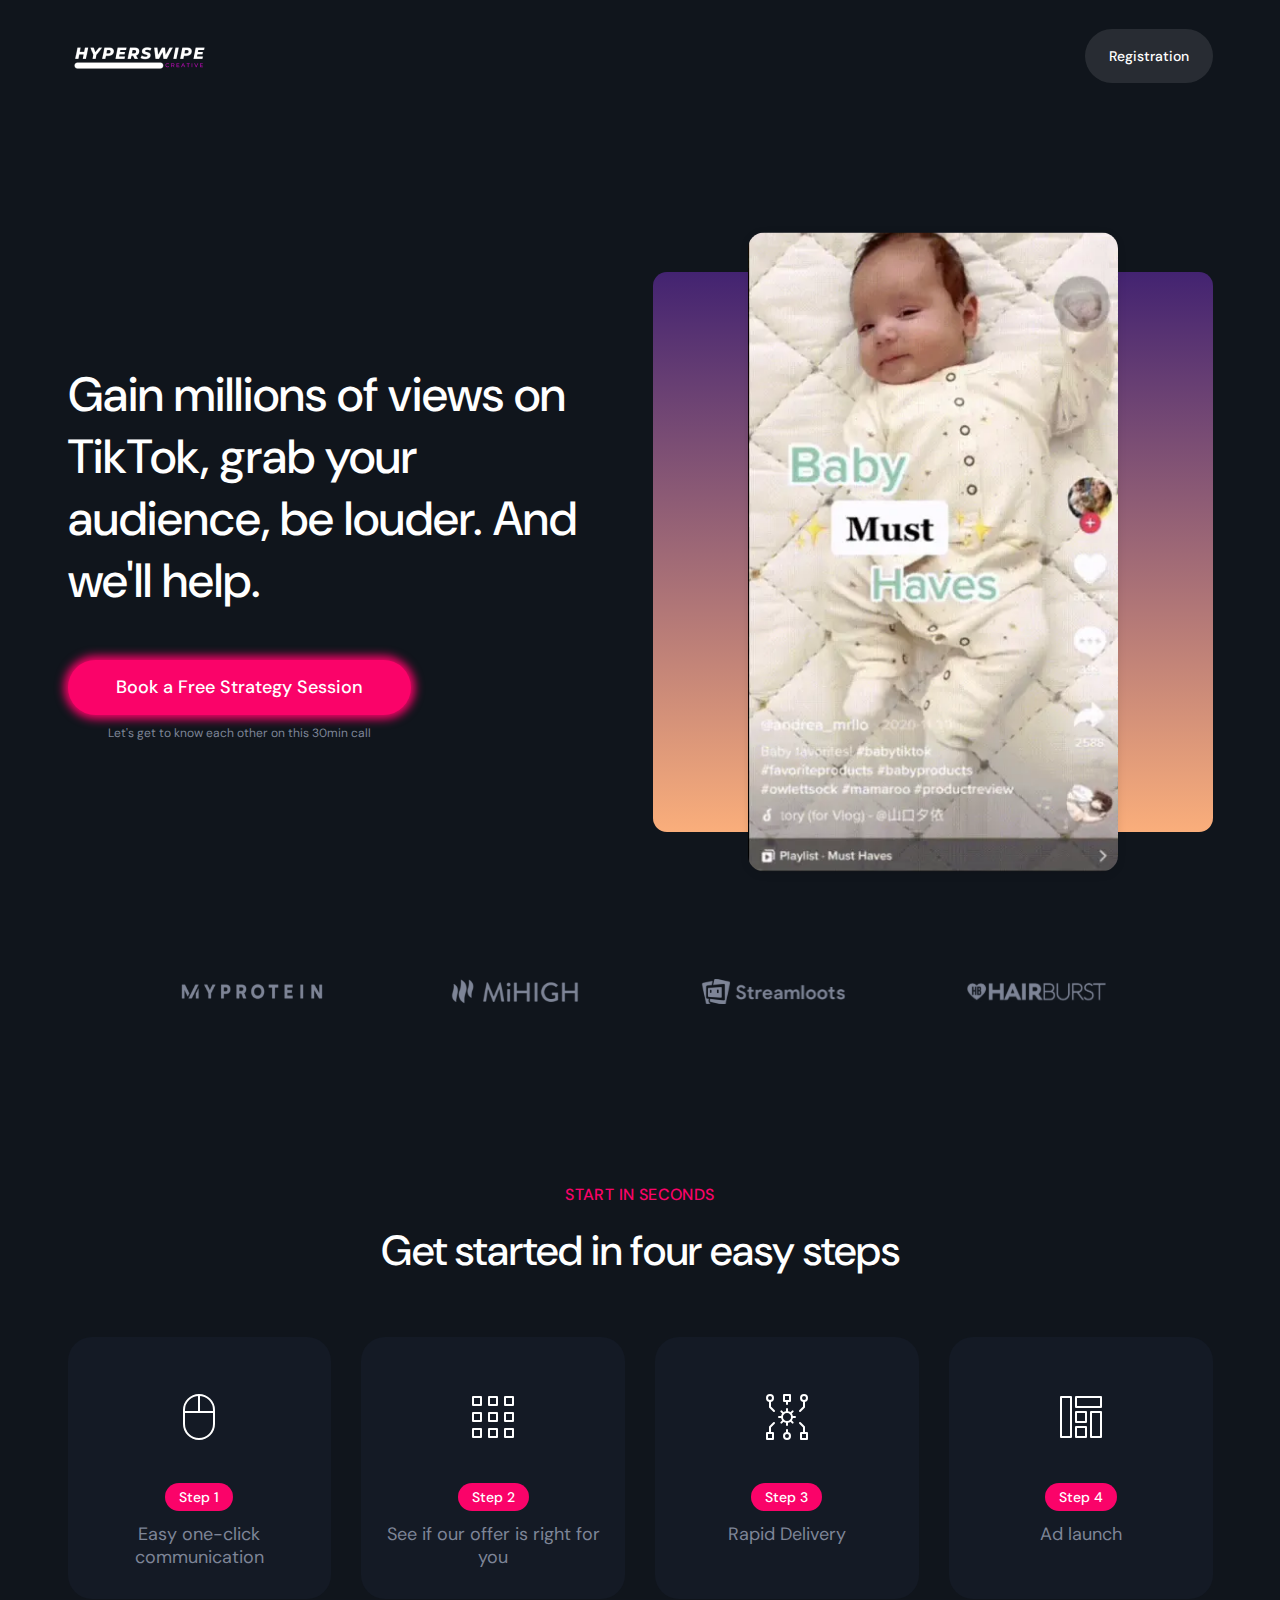
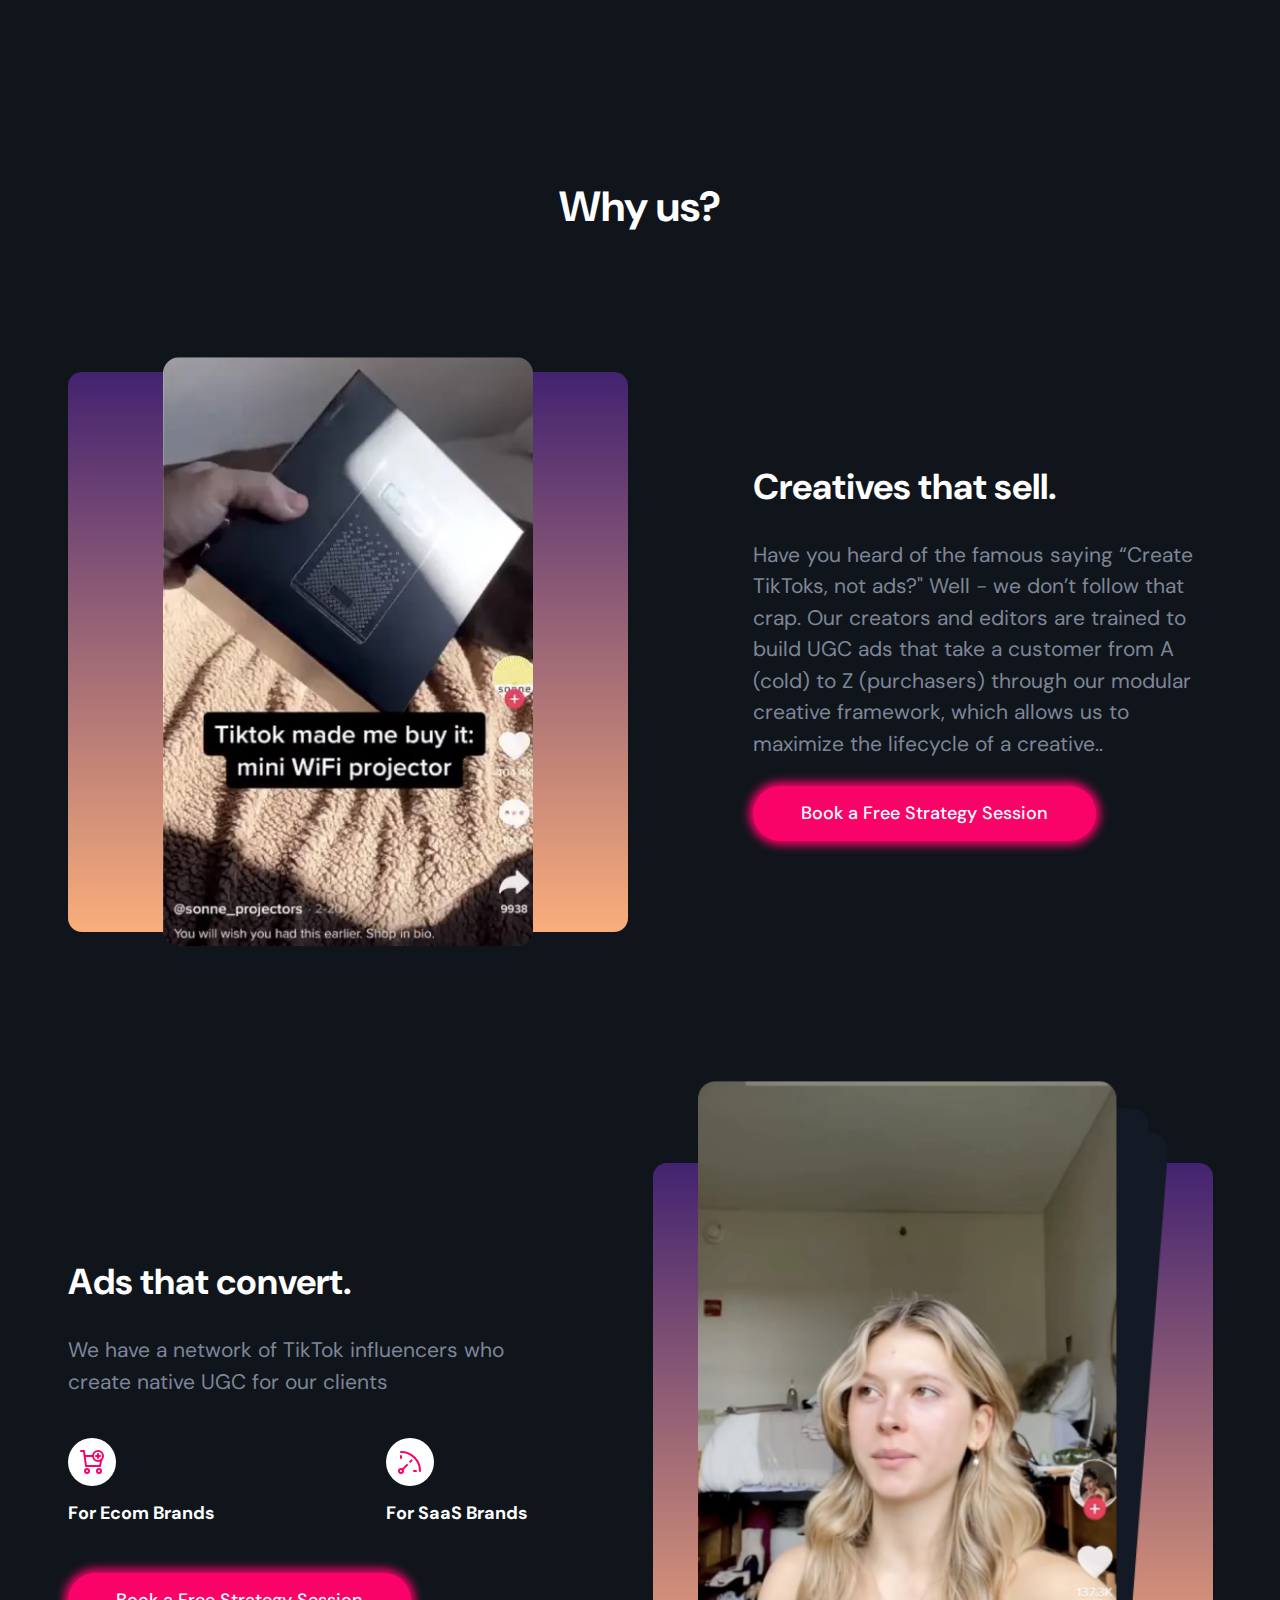
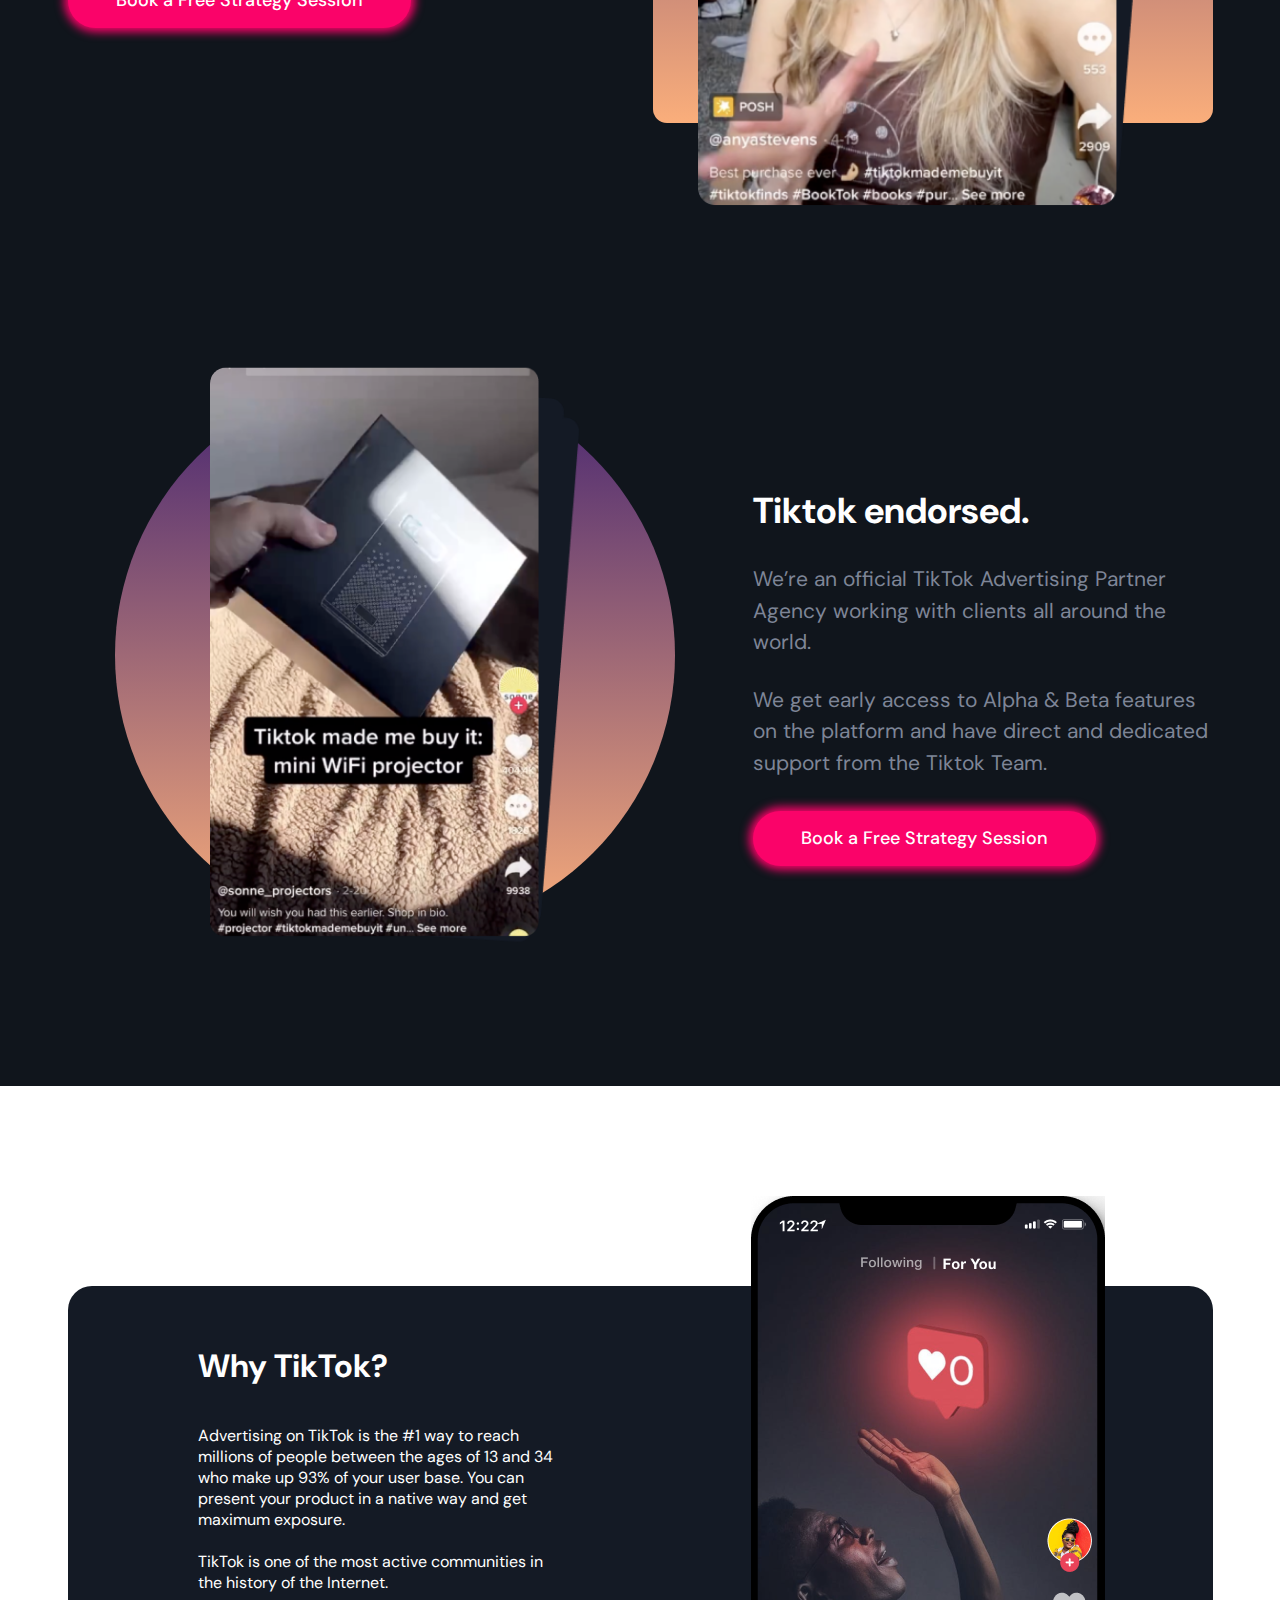
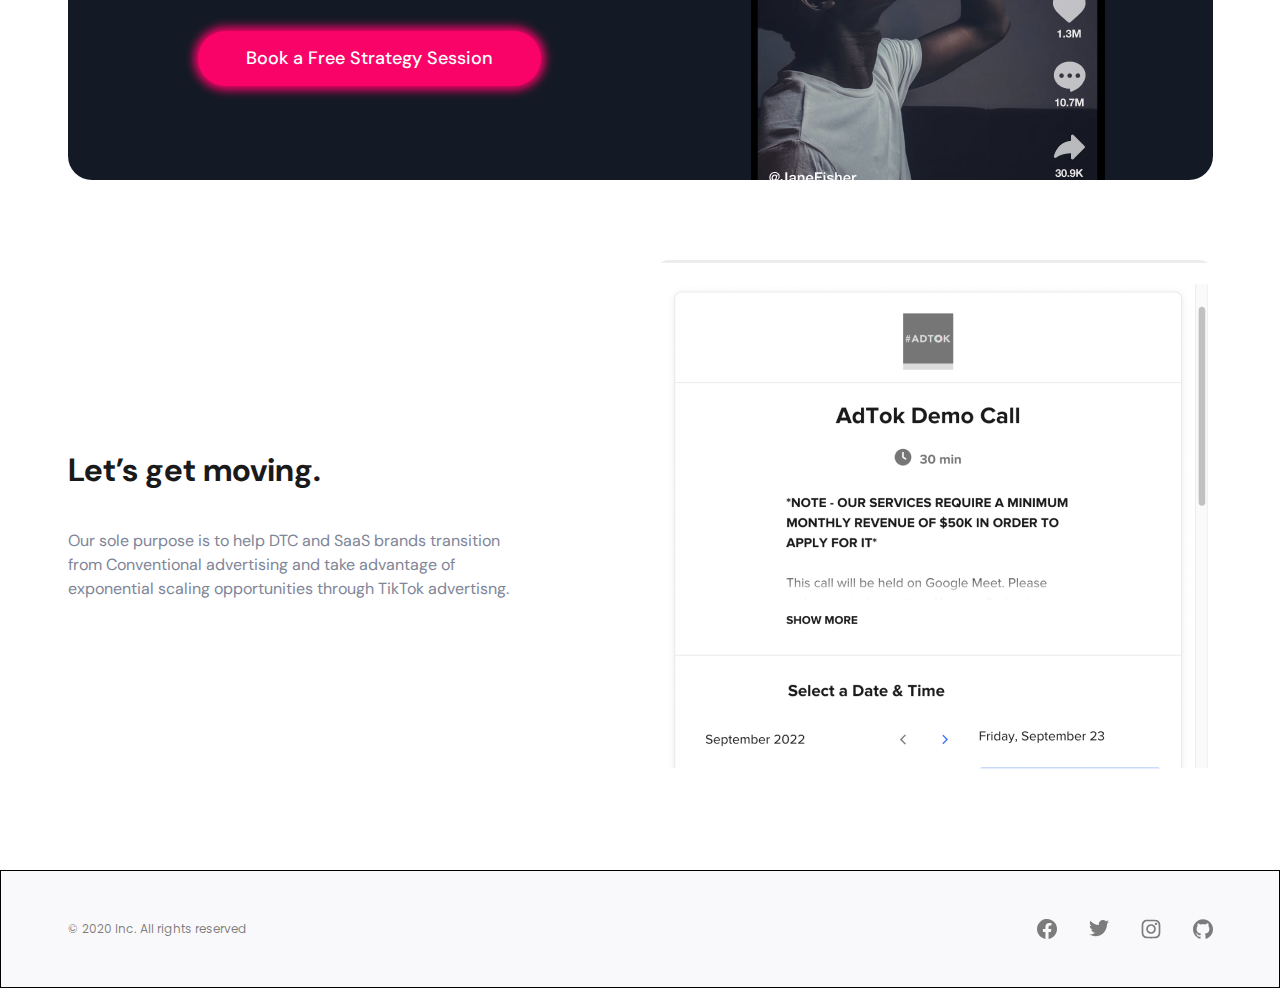
<file: Laba1/index.html>
<!DOCTYPE html>
<html lang="en">

<head>
    <meta charset="UTF-8"/>
    <meta http-equiv="X-UA-Compatible" content="IE=edge"/>
    <meta name="viewport" content="width=device-width, initial-scale=1.0"/>
    <link rel="preconnect" href="https://fonts.googleapis.com"/>
    <link rel="preconnect" href="https://fonts.gstatic.com" crossorigin/>
    <link href="https://fonts.googleapis.com/css2?family=DM+Sans:wght@400;500&family=Poppins&display=swap" rel="stylesheet"/>

    <link rel="stylesheet" href="/Laba1/reseter.css"/>
    <link rel="stylesheet" href="/Laba1/header.css">
    <link rel="stylesheet" href="/Laba1/style.css"/>
    <link rel="stylesheet" href="/Laba1/footer.css">

    <title>Hyperswipe</title>
</head>

<body>
<header class="header_hiperswipe">
    <div class="container-1145">
        <a class="logo_hiperswipe" href="/Laba1">
            <img src="/Laba1/img/hyperswipe_logo.png" alt="logo_hiperswipe">
        </a>

        <a class="button_chat" href="/Laba1/form.html">Registration</a>
    </div>
</header>

<main>
    <div class="container-1145">
        <h1 class="visually-hidden">We Help Businesses Scale Rapidly</h1>

        <section class="first-section">
            <div class="div_first">
                <div class="image-main-text-wrapper">
                    <p class="main_text">
                        Gain millions of views on TikTok, grab your audience, be louder.
                        And we'll help.
                    </p>
                    <div class="gradient-image-wrapper">
                        <img class="img_baby"
                             src="/Laba1/img/comp/baby.webp"
                             alt="Baby TikTok"/>
                    </div>
                </div>

                <div class="main-text-button-wrapper">
                    <p class="main_text desktop">
                        Gain millions of views on TikTok, grab your audience, be louder.
                        And we'll help.
                    </p>

                    <div class="first-section__text-btn-wrapper">
                        <a class="pink-button button_book" href="/Laba1">Book a Free Strategy Session</a>
                        <p class="p_30min">
                            Let's get to know each other on this 30min call
                        </p>
                    </div>
                </div>
            </div>

            <ul class="list_4img">
                <li>
                    <a href="/Laba1">
                        <img src="/Laba1/img/Myprotein.svg" alt="Myprotein"/>
                    </a>
                </li>
                <li>
                    <a href="/Laba1">
                        <img src="/Laba1/img/MiHIGN.svg" alt="MiHIGN"/>
                    </a>
                </li>
                <li>
                    <a href="/Laba1">
                        <img src="/Laba1/img/Streamloots.svg" alt="Streamloots"/>
                    </a>
                </li>
                <li>
                    <a href="/Laba1">
                        <img src="/Laba1/img/HairBurst.svg" alt="HairBurst"/>
                    </a>
                </li>
            </ul>
        </section>

        <section class="get-started-steps">
            <p class="text_start">Start in seconds</p>
            <p class="text_get_started">Get started in four easy steps</p>

            <ul class="steps-list">
                <li class="li_step">
                    <img src="/Laba1/img/mouse.svg" alt="Step1"/>
                    <p class="step_number_text">Step 1</p>
                    <p class="step_description">Easy one-click communication</p>
                </li>
                <li class="li_step">
                    <img src="/Laba1/img/grid.svg" alt="Step2"/>
                    <p class="step_number_text">Step 2</p>
                    <p class="step_description">See if our offer is right for you</p>
                </li>
                <li class="li_step">
                    <img src="/Laba1/img/algorithm.svg" alt="Step3"/>
                    <p class="step_number_text">Step 3</p>
                    <p class="step_description">Rapid Delivery</p>
                </li>
                <li class="li_step">
                    <img src="/Laba1/img/components.svg" alt="Step4"/>
                    <p class="step_number_text">Step 4</p>
                    <p class="step_description">Ad launch</p>
                </li>
            </ul>
        </section>

        <section class="why-us">
            <h2 class="text_why_us">Why us?</h2>

            <div class="div_why_us">
                <div class="gradient-image-wrapper">
                    <img class="img_miniwifi"
                         src="/Laba1/img/comp/mini-wi-fi.webp"
                         alt="TikTok made me buy it"/>
                </div>

                <div class="why-us-text-wrapper">
                    <h2 class="text_creatives why-us__subsection-title">Creatives that sell.</h2>

                    <p class="text_haveyou why-us__subsection-text">
                        Have you heard of the famous saying “Create TikToks, not ads?"
                        Well - we don’t follow that crap. Our creators and editors are
                        trained to build UGC ads that take a customer from A (cold) to Z
                        (purchasers) through our modular creative framework, which allows
                        us to maximize the lifecycle of a creative..
                    </p>

                    <a class="pink-button " href="/Laba1">
                        Book a Free Strategy Session
                    </a>
                </div>
            </div>

            <div class="girl_tiktok">
                <div class="gradient-image-wrapper">
                    <img class="img_girltictok"
                         src="/Laba1/img/girl-tiktok.png"
                         alt="girltictok"/>
                </div>

                <div class="girl-tiktok-bottom">
                    <h2 class="why-us__subsection-title">Ads that convert.</h2>
                    <p class="why-us__subsection-text">
                        We have a network of TikTok influencers who create native UGC for
                        our clients
                    </p>
                    <ul class="ul_for_ecom">
                        <li class="li_for_ecom">
                            <img src="/Laba1/img/For_Ecom_Brands.svg"
                                 alt="For Ecom Brands"/>
                            <p class="text_for_ecom">For Ecom Brands</p>
                        </li>
                        <li class="li_for_ecom">
                            <img src="/Laba1/img/For_SaaS_Brands.svg"
                                 alt="For SaaS Brands"/>
                            <p class="text_for_ecom">For SaaS Brands</p>
                        </li>
                    </ul>
                    <a class="pink-button" href="/Laba1">
                        Book a Free Strategy Session
                    </a>
                </div>
            </div>

            <div class="mini-wifi">
                <div class="gradient-image-wrapper">
                    <img class="img_miniwifi"
                         src="/Laba1/img/mini-wi-fi.png"
                         alt="TikTok made me buy it"/>
                </div>

                <div class="mini-wi-fi__text">
                    <h2 class="why-us__subsection-title">Tiktok endorsed.</h2>
                    <p class="why-us__subsection-text">
                        We’re an official TikTok Advertising Partner Agency working with
                        clients all around the world.
                    </p>

                    <p class="why-us__subsection-text">
                        We get early access to Alpha & Beta
                        features on the platform and have direct and dedicated support
                        from the Tiktok Team.
                    </p>

                    <a class="pink-button tiktok-endorsed__button" href="/Laba1">
                        Book a Free Strategy Session
                    </a>
                </div>
            </div>
        </section>
    </div>

    <section class="section_why_tiktok">
        <div class="container-1145">
            <div class="why-tiktok__dark-inner">
                <div class="why-tiktok__left">
                    <h2 class="text_whytictok">Why TikTok?</h2>
                    <p class="text_Advertising">
                        Advertising on TikTok is the #1 way to reach millions of people
                        between the ages of 13 and 34 who make up 93% of your user base. You
                        can present your product in a native way and get maximum exposure.
                        <br><br>
                        TikTok is one of the most active communities in the history of the
                        Internet.
                    </p>
                    <p class="text_communities">
                    </p>
                    <a class="pink-button why-tiktok-btn" href="/Laba1">
                        Book a Free Strategy Session
                    </a>
                </div>

                <img class="img_iphone"
                     src="/Laba1/img/iPhone_11_Pro.png"
                     alt="iPhone 11"/>
            </div>
        </div>
    </section>

    <section class="section_letsget">
        <div class="container-1145">
            <div class="letsget__title">
                <h2 class="text_letsget">Let’s get moving.</h2>

                <p class="text_our_sole desktop">
                    Our sole purpose is to help DTC and SaaS brands transition from
                    Conventional advertising and take advantage of exponential scaling
                    opportunities through TikTok advertisng.
                </p>
            </div>


            <img class="img_oursole"
                 src="/Laba1/img/our_sole.jpg"
                 alt="AdTok"/>

            <p class="text_our_sole">
                Our sole purpose is to help DTC and SaaS brands transition from
                Conventional advertising and take advantage of exponential scaling
                opportunities through TikTok advertisng.
            </p>
        </div>

    </section>
</main>

<footer class="footer_1">
    <div class="container-1145">
        <p class="text_allrights">© 2020 Inc. <br>All rights reserved</p>
        <ul class="footer-socials">
            <li>
                <a class="footer-social__link"
                   href="https://facebook.com">
                    <img src="/Laba1/img/facebook.svg"
                         alt="Facebook"
                        class="footer-social__icon"/>
                </a>
            </li>
            <li>
                <a class="footer-social__link"
                   href="https://twitter.com">
                    <img src="/Laba1/img/twitter.svg"
                         alt="Twitter"
                         class="footer-social__icon"/>
                </a>
            </li>
            <li>
                <a class="footer-social__link"
                   href="https://instagram.com">
                    <img src="/Laba1/img/inst.svg"
                         alt="Inst"
                         class="footer-social__icon"/>
                </a>
            </li>
            <li>
                <a class="footer-social__link"
                   href="https://github.com">
                    <img src="/Laba1/img/github.svg"
                         alt="Git"
                         class="footer-social__icon"/>
                </a>
            </li>
        </ul>
    </div>
</footer>
</body>
</html>
</file>
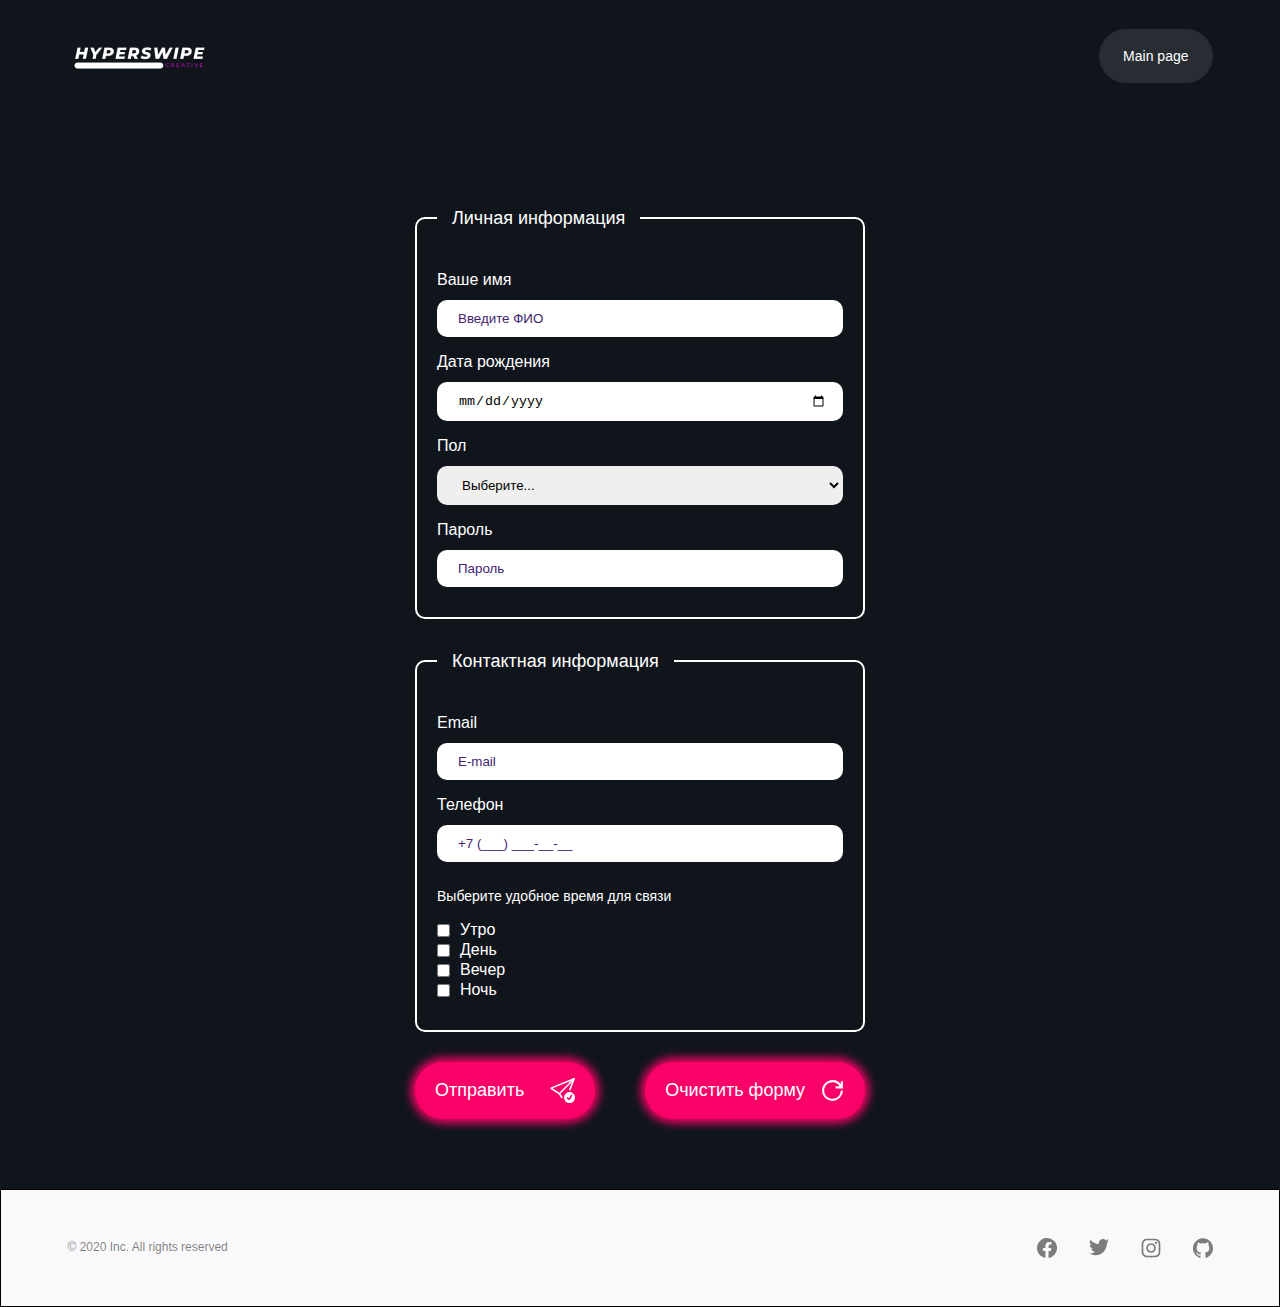
<file: Laba1/form.html>
<!doctype html>
<html lang="ru">
<head>
    <meta charset="UTF-8">
    <meta name="viewport"
          content="width=device-width, user-scalable=no, initial-scale=1.0, maximum-scale=1.0, minimum-scale=1.0">
    <meta http-equiv="X-UA-Compatible" content="ie=edge">

    <link rel="stylesheet" href="/Laba1/header.css">
    <link rel="stylesheet" href="/Laba1/footer.css">

    <link rel="stylesheet" href="/Laba1/form.css">

    <title>Registration</title>
</head>
<body>

<header class="header_hiperswipe">
    <div class="container-1145">
        <a class="logo_hiperswipe" href="/Laba1">
            <img src="/Laba1/img/hyperswipe_logo.png" alt="logo_hiperswipe">
        </a>

        <a class="button_chat" href="/Laba1/">Main page</a>
    </div>
</header>

<main>
    <div class="container-1145">
        <form name="contact" method="POST" data-netlify="true" class="reg-form">
            <fieldset>
                <legend>Личная информация</legend>

                <div class="input-wrapper">
                    <label for="user_name">Ваше имя</label>
                    <input type="text"
                            name="user_name"
                            autocomplete="name"
                            id="user_name"
                            placeholder="Введите ФИО"
                            required>
                </div>

                <div class="input-wrapper">
                    <label for="user_bdate">Дата рождения</label>
                    <input type="date"
                           name="birthday_date"
                           autocomplete="bdate"
                           id="user_bdate">
                </div>

                <div class="input-wrapper">
                    <label for="user_gender">Пол</label>
                    <select id="user_gender">
                        <option value="..." disabled selected>Выберите...</option>
                        <option value="Мужской">Мужской</option>
                        <option value="Женский">Женский</option>
                        <option value="Другой ;)">Трансформер</option>
                    </select>
                </div>

                <div class="input-wrapper">
                    <label for="user_pass">Пароль</label>

                    <input type="password"
                           name="user_password"
                           autocomplete="new-password"
                           id="user_pass"
                           placeholder="Пароль"
                           required>
                </div>
            </fieldset>

            <fieldset>
                <legend>Контактная информация</legend>

                <div class="input-wrapper">
                    <label for="user_email">Email</label>

                    <input type="email"
                           name="user_email"
                           autocomplete="email"
                           id="user_email"
                           placeholder="E-mail"
                           required>
                </div>

                <div class="input-wrapper">
                    <label for="user_phone">Телефон</label>

                    <input type="tel"
                           name="user_phone"
                           autocomplete="phone"
                           id="user_phone"
                           placeholder="+7 (___) ___-__-__"
                           required>
                </div>

                <div class="input-wrapper">
                    <p class="input-wrapper__title">Выберите удобное время для связи</p>

                    <ul class="input-wrapper__list">
                        <li class="input-wrapper__list-item">
                            <input type="checkbox" name="contact-time[]" value="Утро" id="morning">
                            <label for="morning">Утро</label>
                        </li>
                        <li class="input-wrapper__list-item">
                            <input type="checkbox" name="contact-time[]" value="День" id="day">
                            <label for="day">День</label>
                        </li>
                        <li class="input-wrapper__list-item">
                            <input type="checkbox" name="contact-time[]" value="Вечер" id="evening">
                            <label for="evening">Вечер</label>
                        </li>
                        <li class="input-wrapper__list-item">
                            <input type="checkbox" name="contact-time[]" value="Ночь" id="night">
                            <label for="night">Ночь</label>
                        </li>
                    </ul>
                </div>
            </fieldset>

            <div class="form-buttons">
                <button type="submit" class="pink-button">
                    <span>Отправить</span>

                    <svg width="64" height="64" viewBox="0 0 64 64" fill="none" xmlns="http://www.w3.org/2000/svg">
                        <g clip-path="url(#clip0_148_331)">
                            <path d="M63.856 2.74396C64.0015 2.3805 64.0371 1.98234 63.9584 1.59883C63.8798 1.21533 63.6903 0.863346 63.4134 0.58652C63.1366 0.309694 62.7846 0.1202 62.4011 0.0415299C62.0176 -0.03714 61.6195 -0.00152595 61.256 0.143957L3.06801 23.42C2.55557 23.6251 2.10965 23.9676 1.77934 24.4098C1.44902 24.852 1.24711 25.3768 1.19584 25.9264C1.14456 26.476 1.2459 27.0291 1.4887 27.5248C1.73151 28.0205 2.10636 28.4396 2.57201 28.736L22.552 41.448L28.676 51.072C28.9652 51.5086 29.4142 51.8144 29.9265 51.9236C30.4388 52.0328 30.9735 51.9367 31.4156 51.6559C31.8578 51.3751 32.1722 50.932 32.2911 50.4219C32.4101 49.9118 32.3243 49.3754 32.052 48.928L26.548 40.28L56.524 10.304L48.944 29.256C48.8399 29.5009 48.7857 29.7641 48.7846 30.0303C48.7835 30.2964 48.8355 30.5601 48.9376 30.8059C49.0397 31.0516 49.1898 31.2746 49.3792 31.4616C49.5686 31.6486 49.7933 31.7959 50.0404 31.8949C50.2874 31.994 50.5517 32.0427 50.8178 32.0383C51.0839 32.0338 51.3465 31.9763 51.5901 31.8691C51.8337 31.7619 52.0534 31.6072 52.2365 31.414C52.4195 31.2208 52.5621 30.993 52.656 30.744L63.856 2.74396V2.74396ZM53.696 7.47596L23.72 37.452L6.36401 26.408L53.696 7.47596V7.47596Z" fill="black"/>
                            <path d="M64 50C64 53.713 62.525 57.274 59.8995 59.8995C57.274 62.525 53.713 64 50 64C46.287 64 42.726 62.525 40.1005 59.8995C37.475 57.274 36 53.713 36 50C36 46.287 37.475 42.726 40.1005 40.1005C42.726 37.475 46.287 36 50 36C53.713 36 57.274 37.475 59.8995 40.1005C62.525 42.726 64 46.287 64 50V50ZM56.028 43.284C55.8027 43.149 55.5529 43.0596 55.2931 43.0211C55.0332 42.9826 54.7683 42.9957 54.5135 43.0596C54.2587 43.1234 54.0189 43.2369 53.808 43.3935C53.597 43.55 53.419 43.7466 53.284 43.972L48.604 51.772L46.416 49.584C46.0405 49.2085 45.5311 48.9975 45 48.9975C44.4689 48.9975 43.9595 49.2085 43.584 49.584C43.2085 49.9595 42.9975 50.4689 42.9975 51C42.9975 51.5311 43.2085 52.0405 43.584 52.416L46.68 55.508C47.0022 55.8309 47.3939 56.076 47.8251 56.2248C48.2564 56.3735 48.7158 56.422 49.1686 56.3664C49.6214 56.3109 50.0555 56.1528 50.438 55.9043C50.8206 55.6557 51.1413 55.3232 51.376 54.932L56.716 46.028C56.851 45.8027 56.9404 45.5529 56.9789 45.2931C57.0174 45.0332 57.0043 44.7683 56.9404 44.5135C56.8766 44.2587 56.7631 44.0189 56.6065 43.808C56.45 43.597 56.2534 43.419 56.028 43.284V43.284Z" fill="black"/>
                        </g>
                        <defs>
                            <clipPath id="clip0_148_331">
                                <rect width="64" height="64" fill="white"/>
                            </clipPath>
                        </defs>
                    </svg>
                </button>

                <button type="reset" class="pink-button">
                   <span>Очистить форму</span>

                    <svg width="64" height="64" viewBox="0 0 64 64" fill="none" xmlns="http://www.w3.org/2000/svg">
                        <path d="M53.3333 21.3333C49.592 13.44 41.432 8 32 8C28.8483 8 25.7274 8.62078 22.8156 9.82689C19.9038 11.033 17.258 12.8008 15.0294 15.0294C12.8008 17.258 11.033 19.9038 9.82689 22.8156C8.62078 25.7274 8 28.8483 8 32C8 35.1517 8.62078 38.2726 9.82689 41.1844C11.033 44.0962 12.8008 46.742 15.0294 48.9706C17.258 51.1992 19.9038 52.967 22.8156 54.1731C25.7274 55.3792 28.8483 56 32 56C38.3652 56 44.4697 53.4714 48.9706 48.9706C53.4714 44.4697 56 38.3652 56 32M56 8V24H40" stroke="black" stroke-width="5.33333"/>
                    </svg>
                </button>
            </div>
        </form>
    </div>
</main>

<footer class="footer_1">
    <div class="container-1145">
        <p class="text_allrights">© 2020 Inc. <br>All rights reserved</p>
        <ul class="footer-socials">
            <li>
                <a class="footer-social__link"
                   href="https://facebook.com">
                    <img src="/Laba1/img/facebook.svg"
                         alt="Facebook"
                         class="footer-social__icon"/>
                </a>
            </li>
            <li>
                <a class="footer-social__link"
                   href="https://twitter.com">
                    <img src="/Laba1/img/twitter.svg"
                         alt="Twitter"
                         class="footer-social__icon"/>
                </a>
            </li>
            <li>
                <a class="footer-social__link"
                   href="https://instagram.com">
                    <img src="/Laba1/img/inst.svg"
                         alt="Inst"
                         class="footer-social__icon"/>
                </a>
            </li>
            <li>
                <a class="footer-social__link"
                   href="https://github.com">
                    <img src="/Laba1/img/github.svg"
                         alt="Git"
                         class="footer-social__icon"/>
                </a>
            </li>
        </ul>
    </div>
</footer>

</body>
</html>
</file>
<file: Laba1/header.css>
:root {
    font-size: 62.5%;
    /* 10px=1rem */
    font-family: "DM Sans", sans-serif;
    font-weight: 500;
    --color-white: #ffffff;
    --color-main: #10151c;
    --color-button-chat: rgba(255, 255, 255, 0.1);
    --color-img-baby: rgba(0, 0, 0, 0.1);
    --color-gradient-first: #432371;
    --color-gradient-second: #faae7b;
    --color-button-book: #fa0369;
    --color-text-30min: #7e8597;
    --color-text-start: #fa0369;
    --color-section-whytictok: #141a25;
    --color-text-letsget: #1a1a1a;
    --color-footer: #f9f9fb;
    --color-footer-border: #000000;
    --color-text-allrights: rgba(26, 26, 26, 0.56);
}
*,
*::before,
*::after {
    margin: 0;
    padding: 0;
    box-sizing: border-box;
}
body {
    background: var(--color-main);
}

main {
    margin-top: 94px;
}

img {
    display: block;
}

button
{
    cursor: pointer;
}

.container-1145 {
    width: 100%;
    max-width: 1145px;
    margin: 0 auto;
    padding: 0 24px;
}
@media screen and (min-width: 577px)
{
    .container-1145
    {
        max-width: 540px;
        padding: 0;
    }
}
@media screen and (min-width: 769px)
{
    .container-1145
    {
        max-width: 720px;
    }
}
@media screen and (min-width: 993px)
{
    .container-1145
    {
        max-width: 960px;
    }
}
@media screen and (min-width: 1201px)
{
    .container-1145
    {
        max-width: 1145px;
    }
}

.visually-hidden {
    white-space: nowrap;
    width: 1px;
    height: 1px;
    overflow: hidden;
    border: 0;
    padding: 0;
    clip: rect(0 0 0 0);
    clip-path: inset(50%);
    margin: -1px;
}

.pink-button {
    background: var(--color-button-book);
    border-radius: 100px;

    font-style: normal;

    font-size: 1.4rem;
    line-height: 1.8rem;
    color: var(--color-white);
    text-decoration: none;

    padding: 16px 25px;
    width: 100%;
    max-width: 100%;

    margin: 0 auto;

    display: block;
    text-align: center;

    box-shadow: 0 0 10px 4px var(--color-button-book);
}
@media screen and (min-width: 769px)
{
    .pink-button
    {
        max-width: max-content;
        margin: 0;
    }
}
@media screen and (min-width: 993px)
{
    .pink-button
    {
        font-size: 1.8rem;
        line-height: 2.3rem;

        padding: 16px 48px;
    }
}

/* HEADER START */
.header_hiperswipe {
    padding: 13px 0;
}
@media screen and (min-width: 769px)
{
    .header_hiperswipe
    {
        padding: 29px 0;
    }
}

.header_hiperswipe .container-1145 {
    width: 100%;
    display: flex;
    flex-flow: row nowrap;
    justify-content: space-between;
    align-items: center;
}

.logo_hiperswipe
{
    display: block;
}
.logo_hiperswipe img {
    width: 100%;
}

.button_chat
{
    padding: 18px 24px;
    background-color: var(--color-button-chat);
    border-radius: 100px;
    display: block;

    font-style: normal;

    font-size: 1.4rem;
    line-height: 1.8rem;
    text-align: center;
    color: var(--color-white);
    text-decoration: none;

    transition: .4s;
}

@media screen and (hover: hover)
{
    .button_chat:hover
    {
        background-color: rgba(255, 255, 255, 0.3);
    }
}
.button_chat:focus
{
    background-color: rgba(255, 255, 255, 0.3);
}
.button_chat:active
{
    transform: scale(0.95);
}
/* HEADER END */
</file>
<file: Laba1/style.css>
.gradient-image-wrapper
{
	position: relative;
	border-radius: 14px;

	max-width: 550px;

	min-width: 320px;
	min-height: 320px;
}
@media screen and (min-width: 993px)
{
	.gradient-image-wrapper
	{
		min-height: 430px;
		min-width: 430px;
	}
}
@media screen and (min-width: 1201px)
{
	.gradient-image-wrapper
	{
		min-height: 560px;
		min-width: 560px;
	}
}

.gradient-image-wrapper img
{
	max-width: 220px;

	position: absolute;
	left: 50%;
	top: 50%;
	transform: translate(-50%, -50%);

	display: block;
	width: 100%;

	border-radius: 16px;
}
@media screen and (min-width: 769px)
{
	.gradient-image-wrapper img
	{
		max-width: 250px;
	}
}
@media screen and (min-width: 993px)
{
	.gradient-image-wrapper img
	{
		max-width: 340px;
	}
}
@media screen and (min-width: 1201px)
{
	.gradient-image-wrapper img
	{
		max-width: 370px;
	}
}

@media screen and (min-width: 769px)
{
	.div_first
	{
		display: flex;
		flex-flow: row-reverse nowrap;
		justify-content: space-between;
		align-items: center;
	}
}

@media screen and (min-width: 769px)
{
	.main-text-button-wrapper
	{
		margin-right: 30px;
		max-width: 523px;
	}
}


.main_text {
	font-style: normal;

	font-size: 3.2rem;
	line-height: 4.2rem;
	text-align: center;
	color: var(--color-white);
}
@media screen and (min-width: 993px)
{
	.main_text
	{
		font-size: 3.8rem;
		line-height: 5.2rem;
	}
}
@media screen and (min-width: 1201px)
{
	.main_text
	{
		font-size: 4.8rem;
		line-height: 6.2rem;
	}
}

.main_text.desktop
{
	display: none;

	margin-bottom: 48px;
	text-align: left;
}
@media screen and (min-width: 769px)
{
	.main_text
	{
		display: none;
	}
	.main_text.desktop
	{
		display: block;
	}

}

.first-section
{
	margin-bottom: 80px;
}
@media screen and (min-width: 993px)
{
	.first-section
	{
		margin-bottom: 120px;
	}
}
@media screen and (min-width: 1201px)
{
	.first-section
	{
		margin-bottom: 180px;
	}
}

.first-section .gradient-image-wrapper {
	background: linear-gradient(
		180deg,
		var(--color-gradient-first) 0%,
		var(--color-gradient-second) 100%
	);

	margin: 67px auto;
}

.img_baby {
	box-shadow: 0 2px 8px var(--color-img-baby);
	border-radius: 9px;
}

.first-section__text-btn-wrapper
{
	max-width: max-content;
	margin: 0 auto;
}
@media screen and (min-width: 769px)
{
	.first-section__text-btn-wrapper
	{
		margin: 0;
	}
}

.p_30min {
	font-style: normal;
	font-weight: 400;
	font-size: 1.2rem;
	color: var(--color-text-30min);
	line-height: 1.6rem;

	margin-top: 5px;
	text-align: center;
}
@media screen and (min-width: 993px)
{
	.p_30min
	{
		margin-top: 10px;
	}
}

.list_4img {
	margin: 80px 0 0;
	display: flex;
	flex-flow: row wrap;
	justify-content: space-evenly;
	align-items: center;

	gap: 5px 15px;

	list-style-type: none;
}

.list_4img a {
	display: block;
}

.text_start {
	font-style: normal;

	font-size: 1.6rem;
	line-height: 2.1rem;
	text-align: center;
	letter-spacing: 0.4px;
	text-transform: uppercase;
	color: var(--color-text-start);
}

.text_get_started {
	font-style: normal;

	font-size: 3.2rem;
	line-height: 4.2rem;
	text-align: center;
	color: var(--color-white);

	margin: 20px 0 40px;
}
@media screen and (min-width: 993px)
{
	.text_get_started
	{
		margin: 18px 0 59px;

		font-size: 4.2rem;
		line-height: 5.5rem;
	}
}

.steps-list
{
	display: flex;
	flex-flow: column nowrap;

	margin: 0;
}
@media screen and (min-width: 769px)
{
	.steps-list
	{
		flex-flow: row wrap;
		gap: 30px;
	}
}
@media screen and (min-width: 1201px)
{
	.steps-list
	{
		flex-flow: row nowrap;
	}
}


.li_step
{
	border-radius: 24px;
	background: var(--color-section-whytictok);
	min-height: 262px;
	padding: 56px 20px 30px;
	list-style-type: none;
}
.li_step:not(:last-child)
{
	margin-bottom: 30px;
}
@media screen and (min-width: 769px)
{
	.li_step
	{
		max-width: calc(50% - 15px);
		width: 100%;
	}

	.li_step:not(:last-child)
	{
		margin-bottom: 0;
	}
}
@media screen and (min-width: 1201px)
{
	.li_step
	{
		max-width: 100%;
	}
}

.li_step img
{
	margin: 0 auto 42px;
}
.step_number_text {
	width: 100%;
	max-width: max-content;
	background-color: var(--color-button-book);
	padding: 5px 14px;
	border-radius: 100px;

	font-style: normal;

	font-size: 1.4rem;
	line-height: 1.8rem;
	text-align: center;
	color: var(--color-white);
	margin: 0 auto 12px;
}

.step_description {
	font-family: "DM Sans", sans-serif;
	font-style: normal;
	font-weight: 400;
	font-size: 1.8rem;
	line-height: 2.3rem;
	text-align: center;

	color: var(--color-text-30min);

	margin-top: 0;
}

.why-us {
	margin-top: 80px;
	padding-bottom: 108px;
}
@media screen and (min-width: 993px)
{
	.why-us
	{
		margin-top: 120px;
	}
}
@media screen and (min-width: 1201px)
{
	.why-us
	{
		margin-top: 180px;
	}
}

.div_why_us
{
	margin-top: 62px;
}

.div_why_us .gradient-image-wrapper {
	background: linear-gradient(
		180deg,
		var(--color-gradient-first) 0%,
		var(--color-gradient-second) 100%
	);

	margin: 0 auto 53px;
}
@media screen and (min-width: 769px)
{
	.div_why_us .gradient-image-wrapper
	{
		margin: 0;
	}
}

@media screen and (min-width: 769px) {
	.why-us-text-wrapper
	{
		margin-left: 30px;

		max-width: 460px;
	}
}

.text_why_us {
	font-style: normal;

	font-size: 3.2rem;
	line-height: 4.2rem;

	text-align: center;
	color: var(--color-white);
}
@media screen and (min-width: 993px)
{
	.text_why_us
	{
		font-size: 4.2rem;
		line-height: 5.5rem;
	}
}

@media screen and (min-width: 769px)
{
	.div_why_us
	{
		display: flex;
		flex-flow: row nowrap;
		justify-content: space-between;
		align-items: center;

		margin-top: 80px;
	}
}
@media screen and (min-width: 993px)
{
	.div_why_us
	{
		margin-top: 110px;
	}
}
@media screen and (min-width: 1201px)
{
	.div_why_us
	{
		margin-top: 138px;
	}
}

.why-us__subsection-title {
	font-style: normal;

	font-size: 2.4rem;
	line-height: 3.1rem;
	color: var(--color-white);

	margin-bottom: 30px;
}
@media screen and (min-width: 993px)
{
	.why-us__subsection-title
	{
		font-size: 2.8rem;
		line-height: 3.8rem;
	}
}
@media screen and (min-width: 1201px)
{
	.why-us__subsection-title
	{
		font-size: 3.6rem;
		line-height: 4.7rem;
	}
}

.why-us__subsection-text
{
	font-style: normal;
	font-weight: 400;
	font-size: 1.6rem;
	line-height: 150%;
	color: var(--color-text-30min);

	margin-bottom: 26px;
}
@media screen and (min-width: 993px)
{
	.why-us__subsection-text
	{
		font-size: 2.1rem;
		line-height: 150%;
	}
}

.girl_tiktok
{
	margin-top: 80px;
}
@media screen and (min-width: 769px)
{
	.girl_tiktok
	{
		display: flex;
		flex-flow: row-reverse nowrap;
		justify-content: space-between;
		align-items: center;

		margin-top: 105px;
	}
}
@media screen and (min-width: 993px)
{
	.girl_tiktok
	{
		margin-top: 160px;
	}
}
@media screen and (min-width: 1201px)
{
	.girl_tiktok
	{
		margin-top: 231px;
	}
}

.girl_tiktok .gradient-image-wrapper {
	background: linear-gradient(
		180deg,
		var(--color-gradient-first) 0%,
		var(--color-gradient-second) 100%
	);

	margin: 0 auto 60px;
}
@media screen and (min-width: 769px)
{
	.girl_tiktok .gradient-image-wrapper
	{
		margin: 0;
	}
}

.girl_tiktok .gradient-image-wrapper img
{
	max-width: 252px;
}
@media screen and (min-width: 993px)
{
	.girl_tiktok .gradient-image-wrapper img
	{
		max-width: 320px;
	}
}
@media screen and (min-width: 1201px)
{
	.girl_tiktok .gradient-image-wrapper img
	{
		max-width: 470px;
	}
}

@media screen and (min-width: 769px)
{
	.girl-tiktok-bottom
	{
		margin-right: 30px;
		max-width: 460px;
	}
}

.ul_for_ecom
{
	margin: 30px auto 40px;
	width: 100%;
	display: flex;
	flex-flow: row nowrap;
	justify-content: space-between;
	align-items: flex-start;
	list-style-type: none;

	gap: 10px;
}
@media screen and (min-width: 993px)
{
	.ul_for_ecom
	{
		margin: 40px 0 48px;
	}
}

.text_for_ecom
{
	font-style: normal;
	font-weight: 700;
	font-size: 18px;
	line-height: 23px;

	color: var(--color-white);

	margin-top: 16px;
}

@media screen and (min-width: 769px)
{
	.girl-tiktok-bottom .pink-button
	{
		max-width: 100%;
	}
}
@media screen and (min-width: 993px)
{
	.girl-tiktok-bottom .pink-button
	{
		max-width: max-content;
	}
}

.mini-wifi
{
	margin-top: 63px;
}
@media screen and (min-width: 769px)
{
	.mini-wifi
	{
		display: flex;
		flex-flow: row nowrap;
		justify-content: space-between;
		align-items: center;

		margin-top: 150px;
	}
}
@media screen and (min-width: 993px)
{
	.mini-wifi
	{
		margin-top: 180px;
	}
}
@media screen and (min-width: 1021px)
{
	.mini-wifi
	{
		margin-top: 252px;
	}
}

.mini-wifi .gradient-image-wrapper {
	background: linear-gradient(
		180deg,
		var(--color-gradient-first) 0%,
		var(--color-gradient-second) 100%
	);
	border-radius: 50%;

	aspect-ratio: 1 / 1;

	margin: 0 auto 43px;

	max-width: 327px;
}

@media screen and (min-width: 769px)
{
	.mini-wi-fi__text
	{
		margin-left: 30px;
		max-width: 460px;
	}
}

.text_endorsed {
	font-style: normal;

	font-size: 2.4rem;
	line-height: 3.1rem;
	color: var(--color-white);

	margin-bottom: 16px;
}

.tiktok-endorsed__button {
	margin: 32px auto 0;
}
@media screen and (min-width: 769px)
{
	.tiktok-endorsed__button.pink-button
	{
		margin: 32px 0 0;
	}
}

.section_why_tiktok {
	background-color: var(--color-white);
	padding: 80px 0;
}
@media screen and (min-width: 993px)
{
	.section_why_tiktok
	{
		padding: 200px 0 80px;
	}
}

.why-tiktok__dark-inner {
	background: var(--color-section-whytictok);
	border-radius: 24px;

	padding: 64px 20px 82px;

	position: relative;
}
@media screen and (min-width: 993px) {
	.why-tiktok__dark-inner
	{
		padding: 50px 45px;
	}
}
@media screen and (min-width: 1201px) {
	.why-tiktok__dark-inner
	{
		padding: 59px 0 94px 130px;
	}
}

@media screen and (min-width: 993px)
{
	.why-tiktok__left
	{
		max-width: 450px;
	}
}
@media screen and (min-width: 1201px)
{
	.why-tiktok__left
	{
		max-width: 365px;
	}
}


.text_whytictok {
	font-style: normal;

	font-size: 3.2rem;
	line-height: 4.2rem;
	color: var(--color-white);

	margin-bottom: 38px;
}
.text_Advertising {
	font-style: normal;
	font-weight: 400;
	font-size: 1.6rem;
	line-height: 2.1rem;
	color: var(--color-white);
}

.why-tiktok-btn {
	margin: 38px auto 0;
}
@media screen and (min-width: 993px)
{
	.why-tiktok-btn.pink-button
	{
		margin: 38px 0 0;
	}
}

/* скрыть попроще display-none */
.img_iphone {
	display: none;

	position: absolute;
	right: 45px;
	bottom: 0;
	max-width: 354px;
	max-height: 584px;

	width: 100%;
}
@media screen and (min-width: 993px)
{
	.img_iphone
	{
		display: block;
	}
}
@media screen and (min-width: 1201px)
{
	.img_iphone
	{
		right: 108px;
	}
}

.section_letsget {
	background: var(--color-white);

	padding-bottom: 80px;
}

@media screen and (min-width: 769px)
{
	.section_letsget .container-1145
	{
		display: flex;
		flex-flow: row nowrap;
		justify-content: space-between;
		align-items: center;
	}
}

@media screen and (min-width: 769px)
{
	.letsget__title
	{
		max-width: 460px;
	}
}

.text_letsget {
	font-style: normal;

	font-size: 3.2rem;
	line-height: 4.2rem;
	color: var(--color-text-letsget);

	margin-bottom: 38px;
}

.text_our_sole {
	font-style: normal;

	font-weight: 400;
	font-size: 1.6rem;
	line-height: 150%;

	color: var(--color-text-30min);
	margin-top: 33px;
}
.text_our_sole.desktop
{
	display: none;
}
@media screen and (min-width: 769px)
{
	.text_our_sole
	{
		display: none;
	}

	.text_our_sole.desktop
	{
		display: block;
		margin-top: 0;
	}
}

.img_oursole
{
	border-radius: 14px;
	margin: 0 auto;
	width: 100%;

	max-width: 380px;
}
@media screen and (min-width: 769px)
{
	.img_oursole
	{
		margin: 0 0 0 30px;
	}
}
@media screen and (min-width: 993px)
{
	.img_oursole
	{
		max-width: 450px;
	}
}
@media screen and (min-width: 1201px)
{
	.img_oursole
	{
		max-width: 558px;
	}
}
</file>
<file: Laba1/footer.css>
.footer_1 {
    background: var(--color-footer);
    border: 1px solid var(--color-footer-border);

    padding: 35px 0;
}
@media screen and (min-width: 769px)
{
    .footer_1
    {
        padding: 47px 0;
    }
}

.footer_1 .container-1145 {
    display: flex;
    flex-flow: row nowrap;
    justify-content: space-between;
    align-items: center;
}

.text_allrights {
    font-family: "Poppins", sans-serif;
    font-style: normal;
    font-weight: 400;
    font-size: 1.2rem;
    line-height: 180%;
    color: var(--color-text-allrights);
}

@media screen and (min-width: 769px)
{
    .text_allrights br
    {
        display: none;
    }
}

.footer-socials {
    list-style-type: none;

    display: grid;
    grid-template-columns: repeat(2, 1fr);
    grid-gap: 10px 32px;

    margin: 0;
}
@media screen and (min-width: 769px)
{
    .footer-socials
    {
        grid-template-columns: repeat(4, 1fr);
        grid-gap: 32px;
    }
}

.footer-social__icon
{
    width: 20px;
}
</file>
<file: Laba1/form.css>
html
{
    height: 100%;
}

body
{
    display: flex;
    flex-flow: column nowrap;
    justify-content: space-between;
    align-items: flex-start;

    height: 100%;
}

header, main, footer
{
    width: 100%;
}

main
{
    flex-grow: 1;
    padding-bottom: 70px;
}

input,
select,
textarea
{
    display: block;
    width: 100%;
    outline: none;
    border: 1px solid transparent;
    border-radius: 10px;

    padding: 10px 15px 10px 20px;

    transition: .4s;
}
input[type="date"],
select
{
    cursor: pointer;
}

@media screen and (hover: hover)
{
    input:hover,
    select:hover,
    textarea:hover
    {
        transform: scale(1.02);
    }
}

input:focus,
select:focus,
textarea:focus
{
    border: 2px solid var(--color-button-book);
}
input::placeholder,
textarea::placeholder
{
    color: var(--color-gradient-first);
}

textarea
{
    resize: vertical;
}

[type="reset"],
[type="submit"]
{
    display: flex;
    flex-flow: row nowrap;
    justify-content: space-between;
    align-items: center;

    text-align: left;

    padding: 16px 20px;

    border: none;
    outline: none;

    max-width: 180px;
    min-width: min-content;
    white-space: nowrap;

    transition: .4s;
}

@media screen and (hover: hover)
{
    [type="reset"]:hover,
    [type="submit"]:hover
    {
        transform: scale(1.05);
    }
}
[type="reset"]:focus,
[type="submit"]:focus
{
    transform: scale(1.05);
}

[type="reset"]:active,
[type="submit"]:active
{
    transform: scale(0.95);
}

[type="reset"] svg,
[type="submit"] svg
{
    width: 25px;
    height: 25px;

    display: block;
    margin-left: 15px;
}

[type="submit"] svg path
{
    fill: #fff;
}
[type="reset"] svg path
{
    stroke: #fff;
}

input[type="checkbox"]
{
    max-width: max-content;
    background-color: #fff;
}

.reg-form
{
    max-width: 450px;
    margin: 0 auto;
}

.reg-form fieldset
{
    border: 2px solid #fff;
    border-radius: 10px;

    padding: 40px 20px 30px;
}
.reg-form fieldset:not(:last-child)
{
    margin-bottom: 30px;
}

.reg-form legend
{
    color: #fff;
    padding: 0 15px;

    font-size: 1.8rem;
    line-height: 2.4rem;
}

::selection
{
    background-color: var(--color-button-book);
    color: #fff;
}

.input-wrapper
{
    width: 100%;

    margin-bottom: 15px;
}
fieldset .input-wrapper:last-child
{
    margin-bottom: 0;
}

.input-wrapper label
{
    display: block;
    margin-bottom: 10px;

    color: #fff;
    font-size: 1.6rem;
    line-height: 2rem;
}

.form-buttons
{
    display: flex;
    flex-flow: row wrap;
    justify-content: space-between;
    gap: 15px;
}

.input-wrapper__title
{
    font-size: 1.4rem;
    line-height: 1.8rem;

    color: #fff;
    margin-bottom: 15px;
    margin-top: 25px;
}

.input-wrapper__list
{
    list-style-type: none;
    margin: 0;
}

.input-wrapper__list-item
{
    display: flex;
    flex-flow: row nowrap;
    justify-content: flex-start;
    align-items: center;
}

.input-wrapper__list-item label
{
    margin-bottom: 0;
    margin-left: 10px;
}
</file>
<file: Laba1/reseter.css>
*,
*::before,
*::after {
box-sizing: inherit;
padding: 0;
margin: 0;
}

html {
line-height: 1.15;
box-sizing: border-box;
font-family: sans-serif;
}

main {
display: block;
}

h1 {
font-size: 2em;
margin: 0.67em 0;
}

p + p {
margin-top: 1rem;
}

a {
background-color: transparent;
}

abbr[title] {
-webkit-text-decoration: underline dotted;
text-decoration: underline dotted;
}

code,
kbd,
samp,
pre {
font-family: monospace, monospace;
font-size: 1em;
}

sub,
sup {
font-size: 75%;
line-height: 0;
position: relative;
vertical-align: baseline;
}

sub {
bottom: -0.25em;
}

sup {
top: -0.5em;
}

button,
input,
optgroup,
select,
textarea {
line-height: inherit;
border: 1px solid currentColor;
}

button {
overflow: visible;
text-transform: none;
}

button,
[type=button],
[type=reset],
[type=submit] {
-webkit-appearance: button;
padding: 1px 6px;
}

input {
overflow: visible;
}

input,
textarea {
padding: 1px;
}

fieldset {
border: 1px solid currentColor;
margin: 0 2px;
}

legend {
color: inherit;
display: table;
max-width: 100%;
white-space: normal;
}

progress {
display: inline-block;
vertical-align: baseline;
}

select {
text-transform: none;
}

textarea {
overflow: auto;
vertical-align: top;
}

[type=search] {
-webkit-appearance: textfield;
outline-offset: -2px;
}

[type=color] {
background: inherit;
}

::-webkit-inner-spin-button,
::-webkit-outer-spin-button {
height: auto;
}

::-webkit-input-placeholder {
color: inherit;
opacity: 0.5;
}

::-webkit-search-decoration,
::-webkit-file-upload-button {
-webkit-appearance: button;
font: inherit;
}

::-moz-focus-inner {
border: 0;
}

:-moz-focusring {
outline: 1px dotted ButtonText;
}

:-moz-ui-invalid {
box-shadow: none;
}

hr {
box-sizing: content-box;
height: 0;
color: inherit;
overflow: visible;
}

dl,
ol,
ul {
margin: 1em 0;
}

ol ol,
ol ul,
ol dl,
ul ol,
ul ul,
ul dl,
dl ol,
dl ul,
dl dl {
margin: 0;
}

b,
strong {
font-weight: bolder;
}

audio,
video {
display: inline-block;
}

audio:not([controls]) {
display: none;
height: 0;
}

img {
border: 0;
}

svg:not(:root) {
overflow: hidden;
}

table {
text-indent: 0;
border-color: inherit;
}

details {
display: block;
}

dialog {
background-color: inherit;
border: solid;
color: inherit;
display: block;
height: fit-content;
left: 0;
margin: auto;
padding: 1em;
position: absolute;
right: 0;
width: fit-content;
}

dialog:not([open]) {
display: none;
}

summary {
display: list-item;
}

canvas {
display: inline-block;
}

template {
display: none;
}

[hidden] {
display: none;
}
</file>
